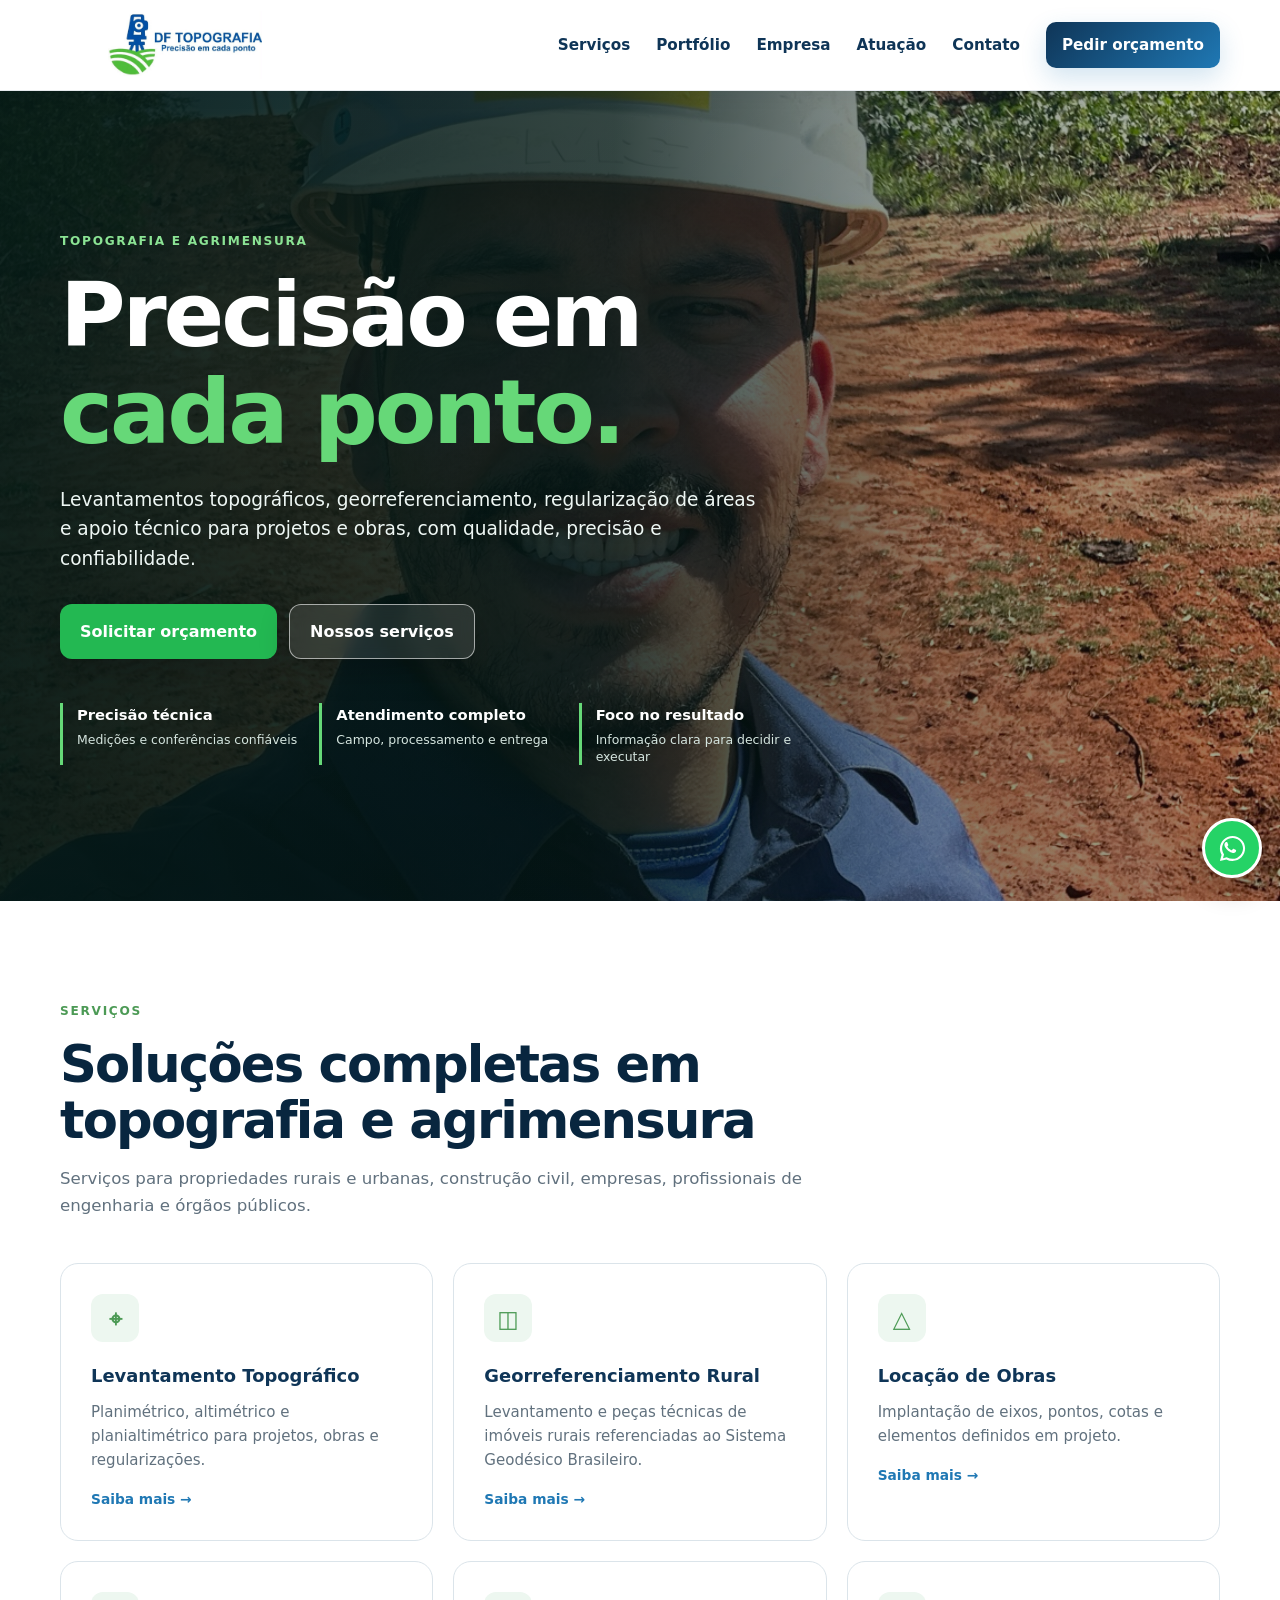
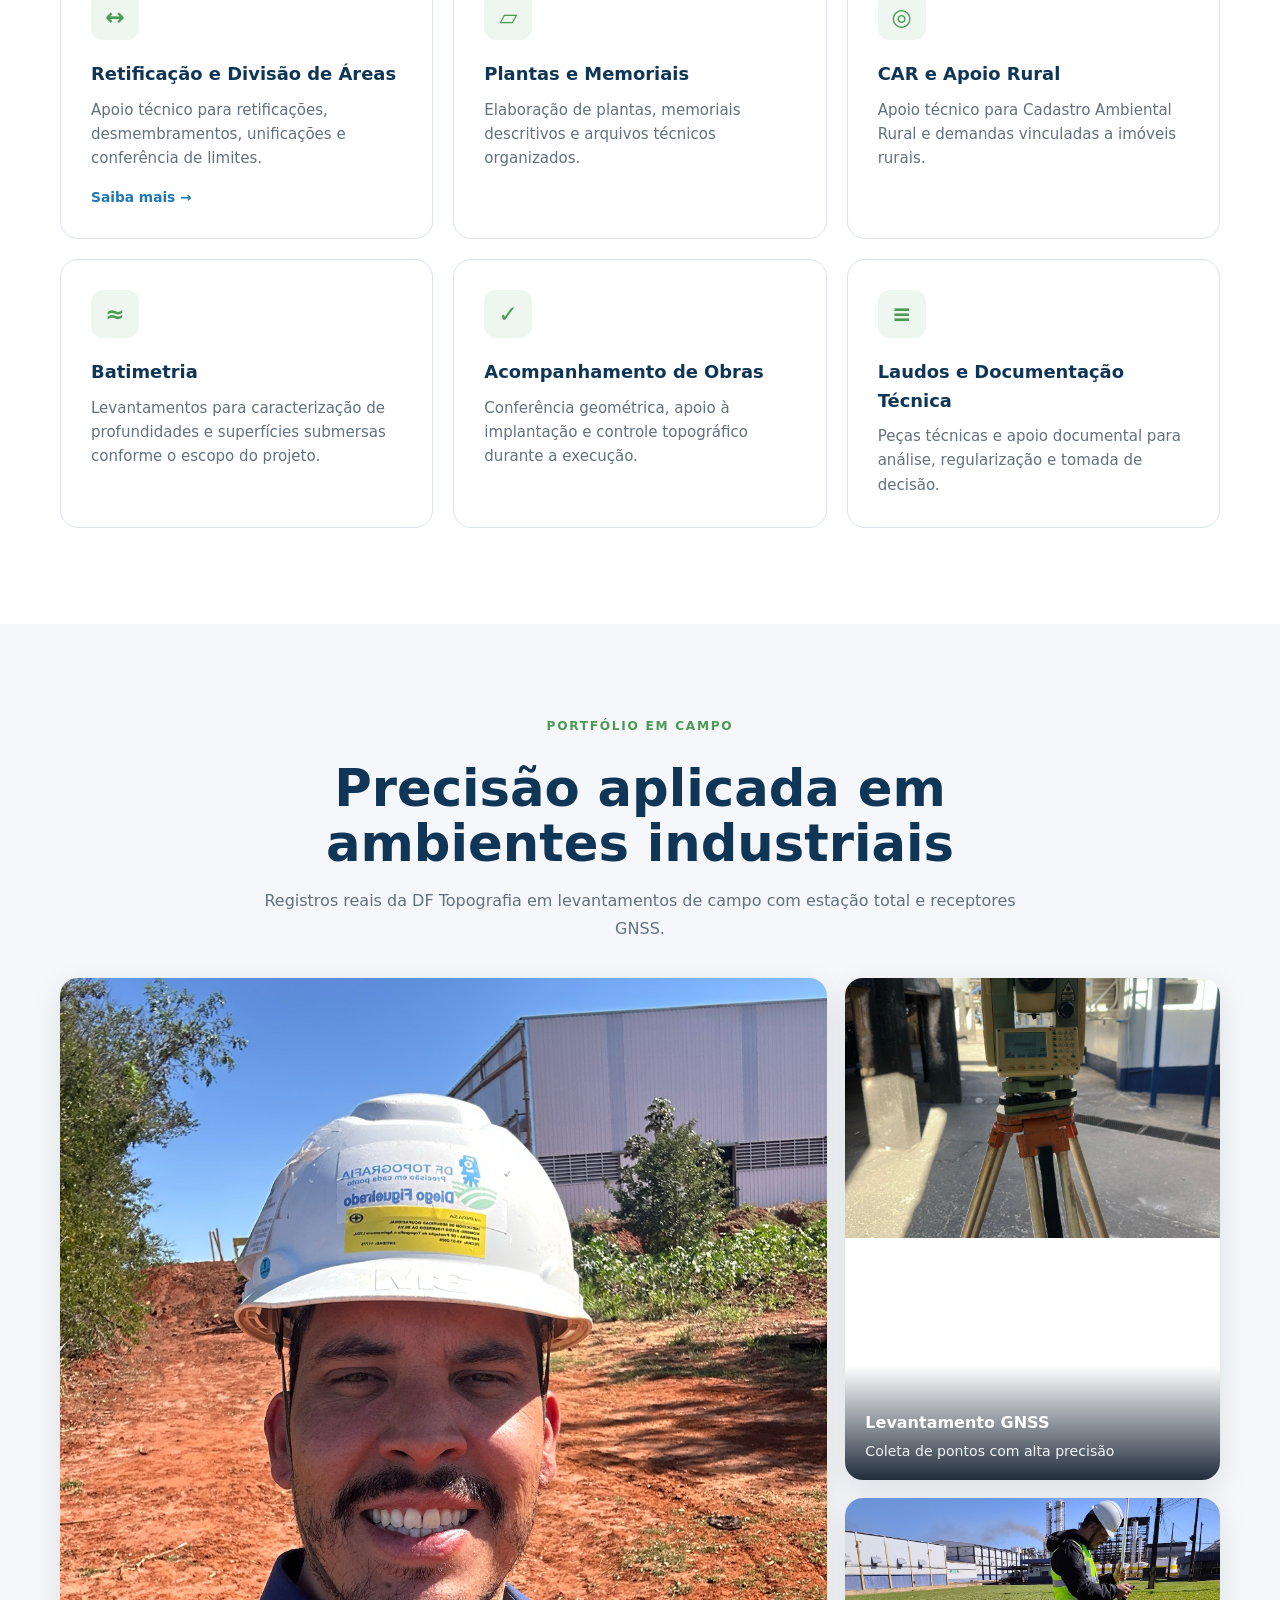
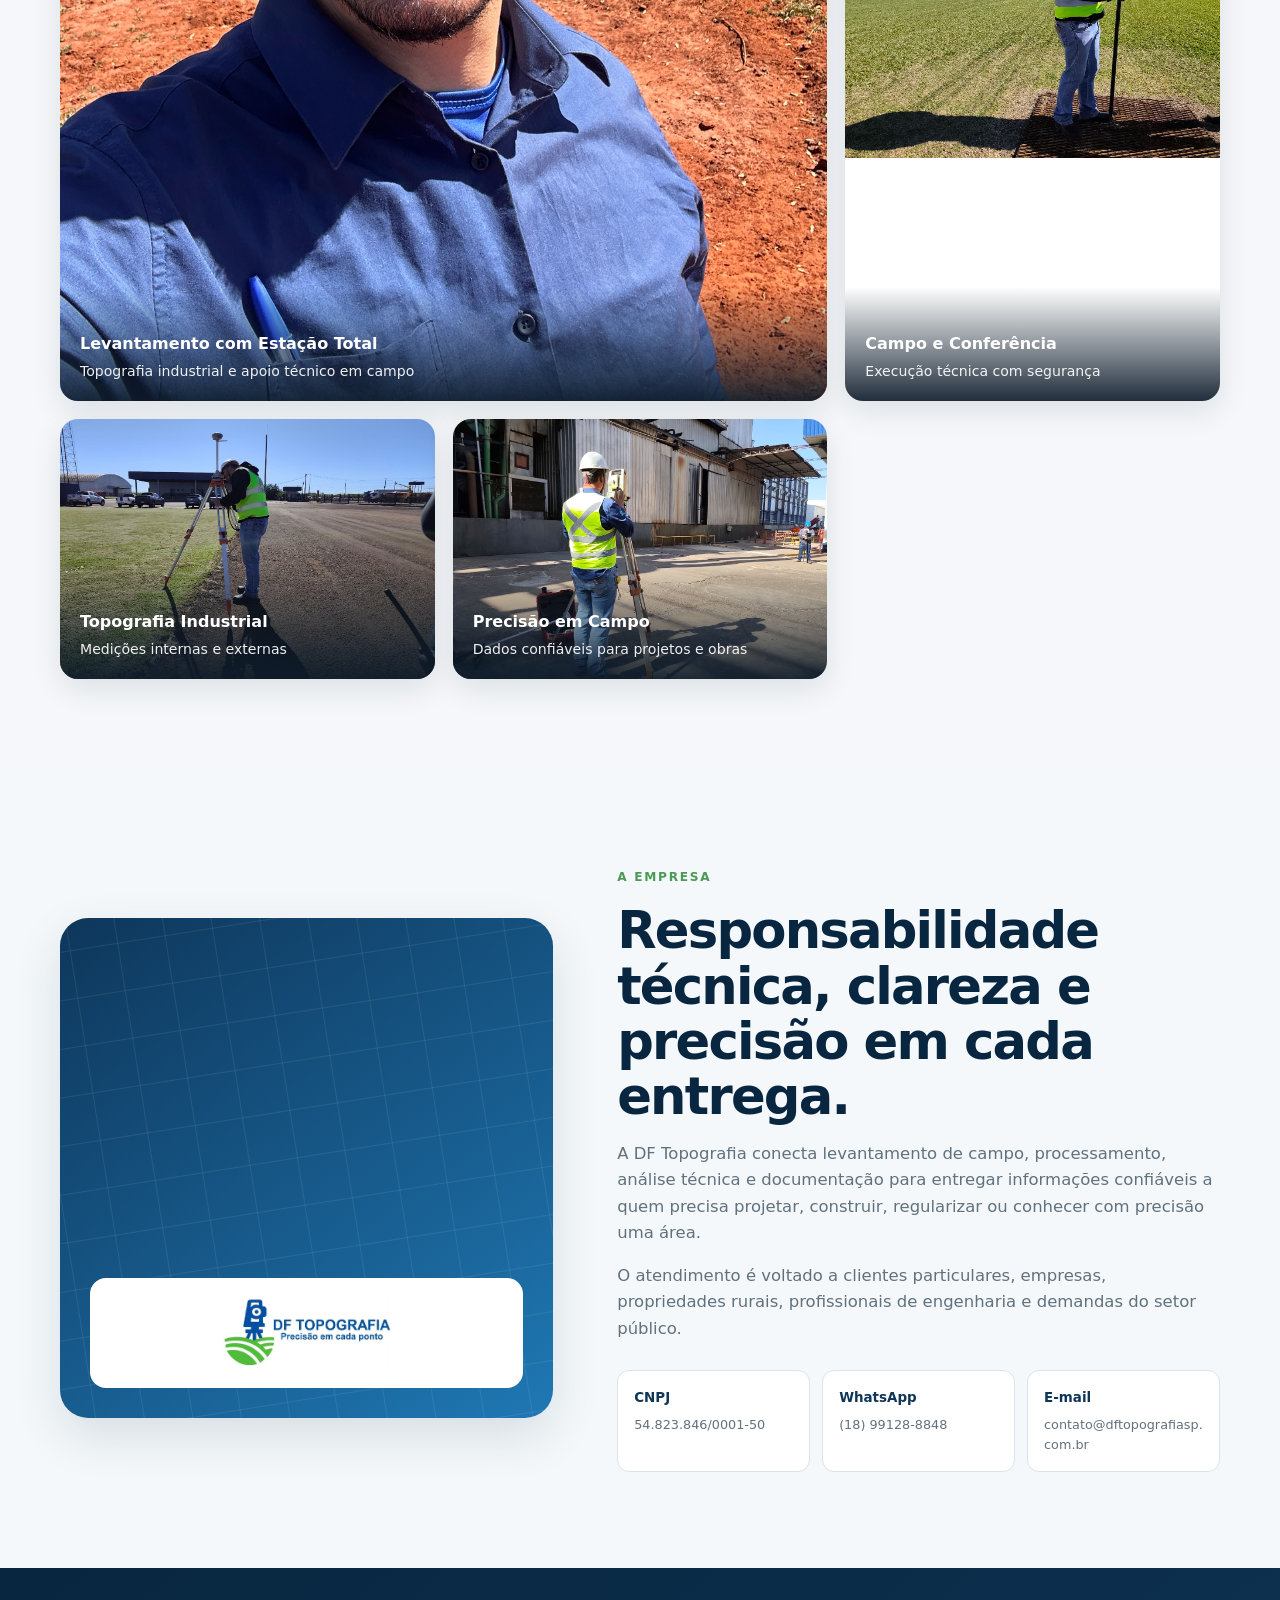
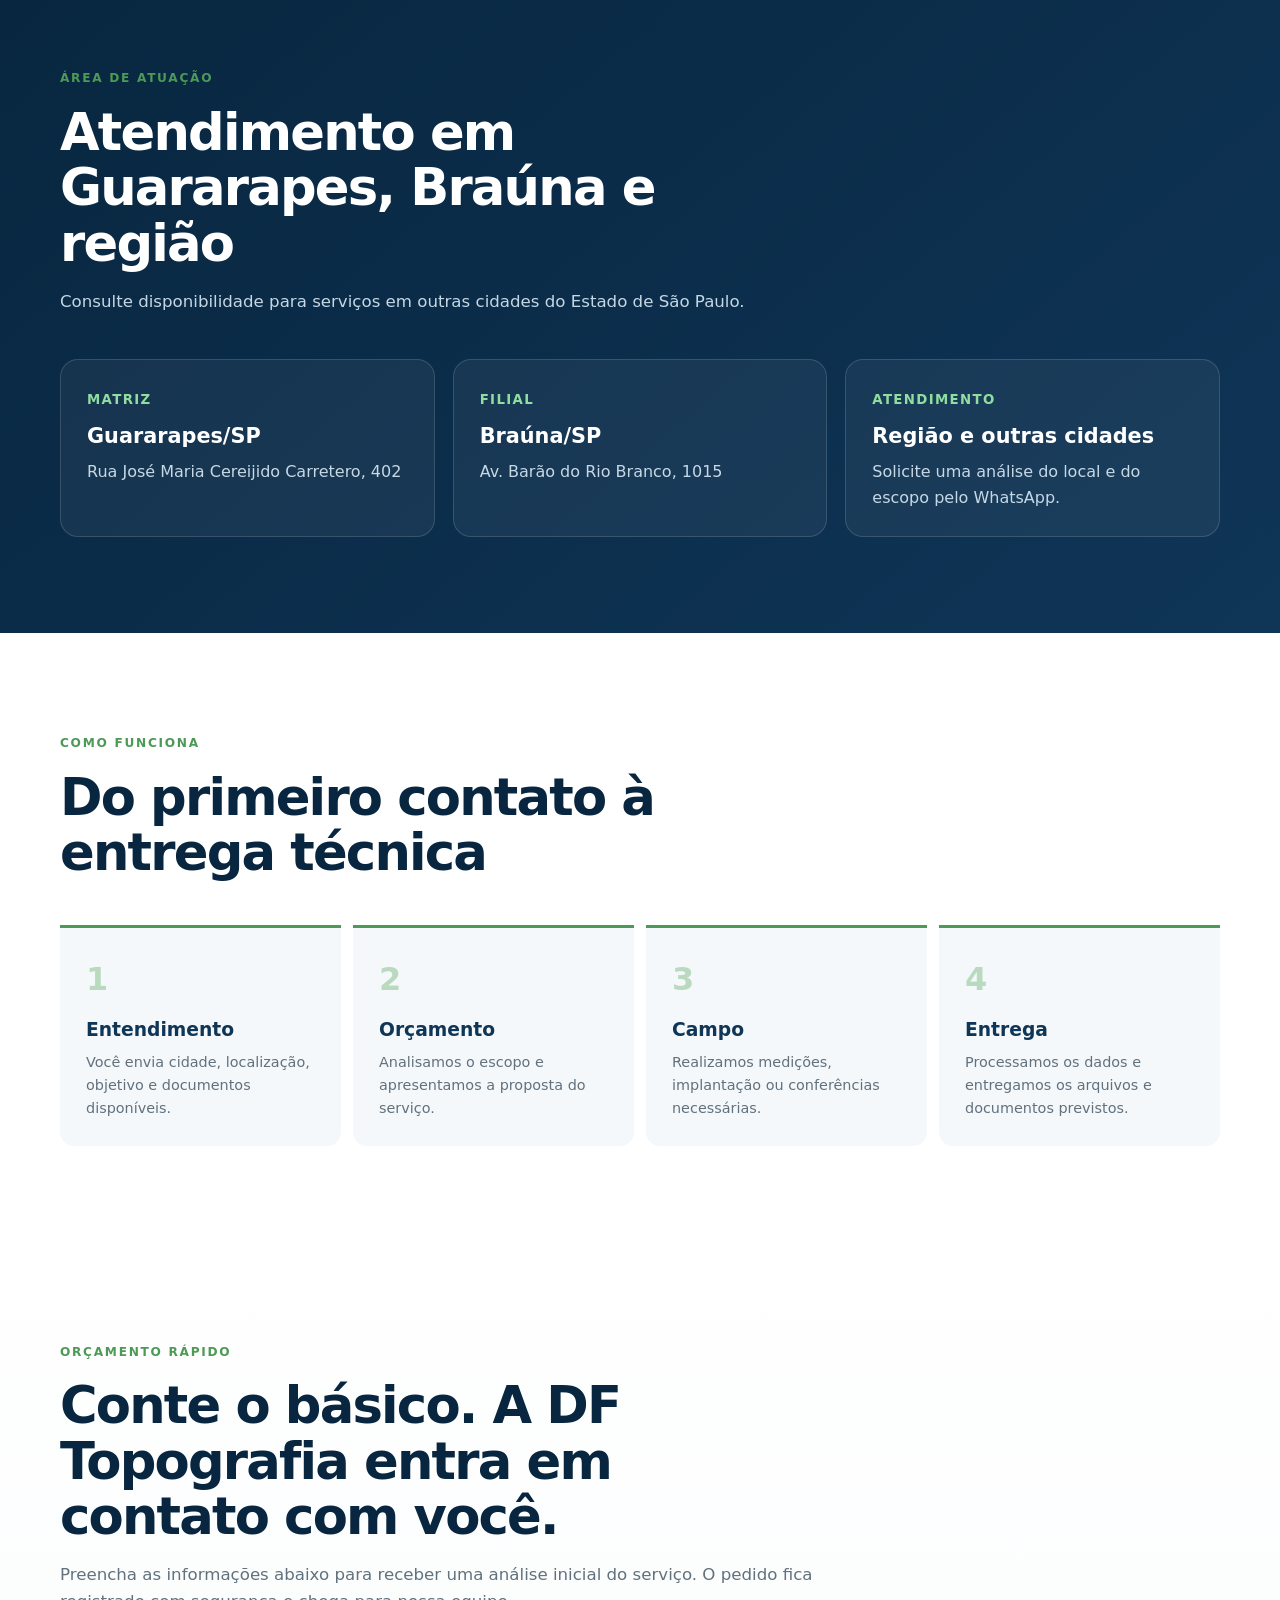
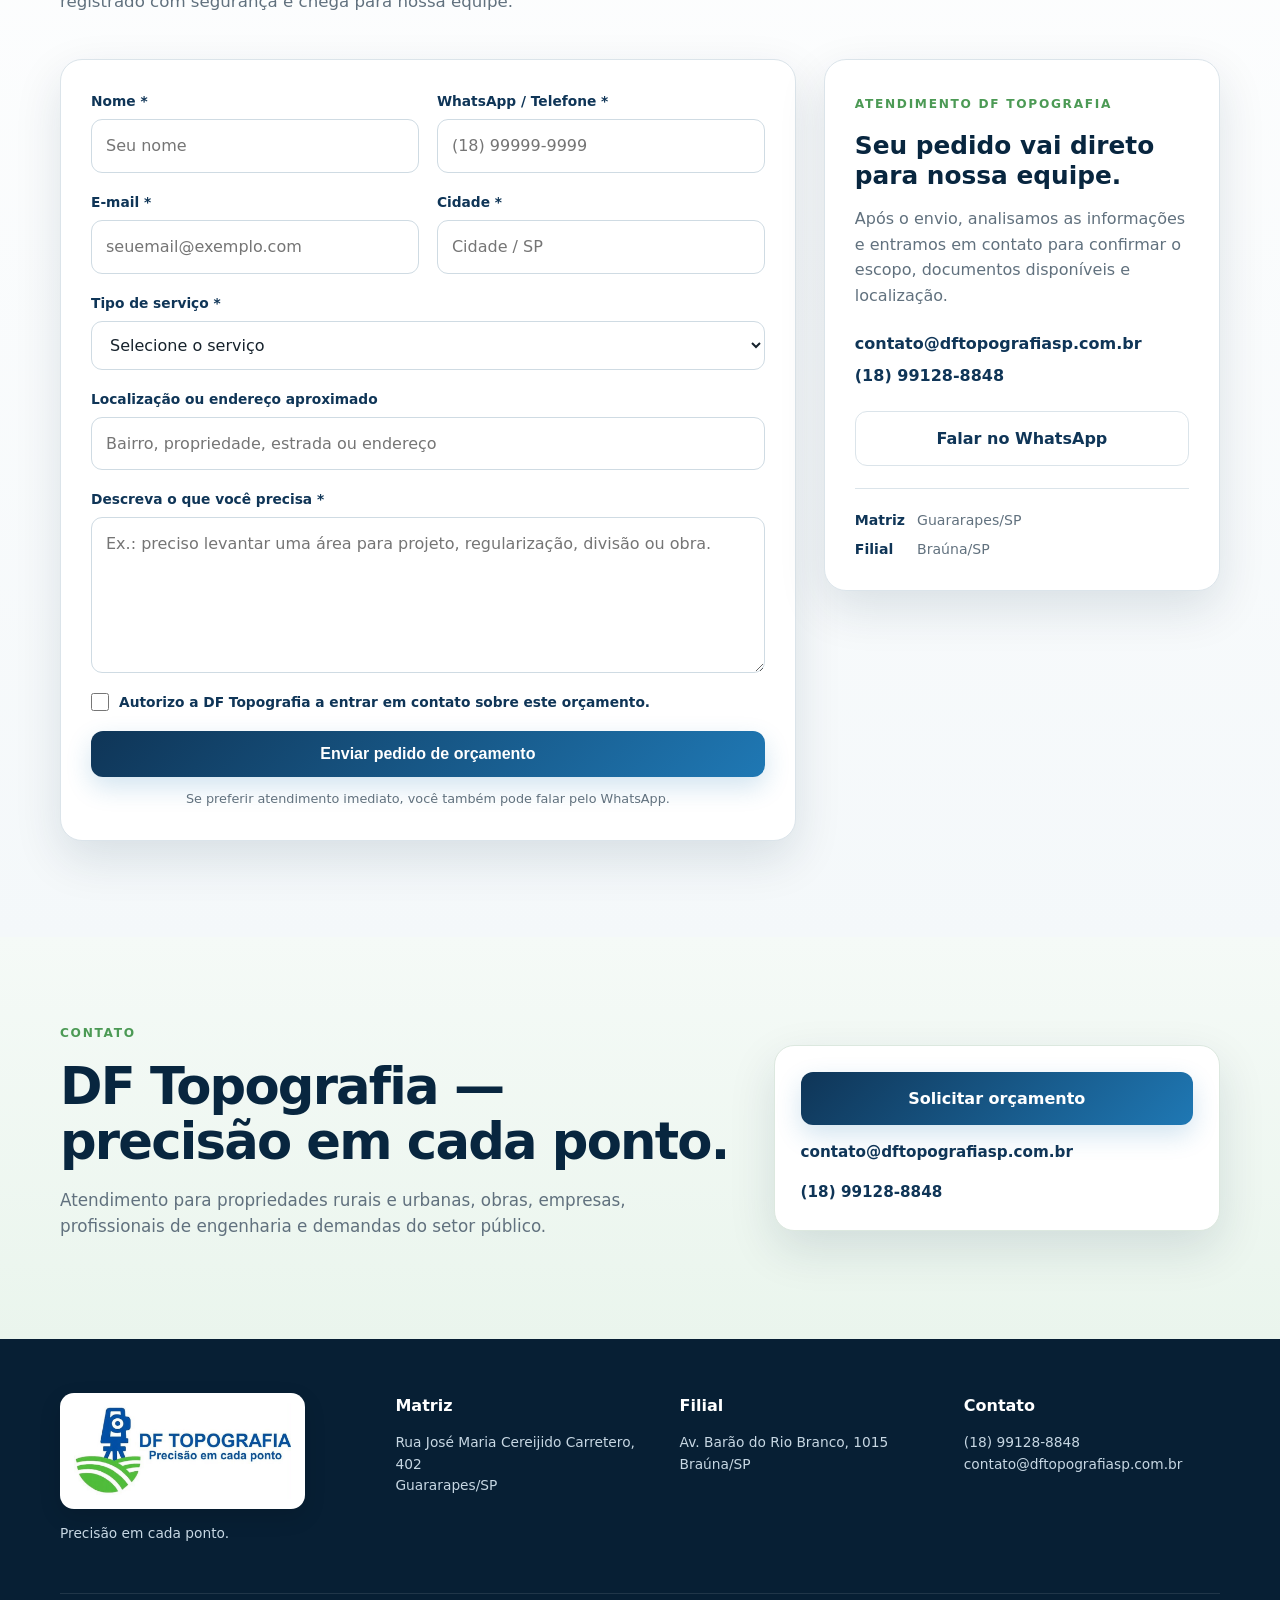
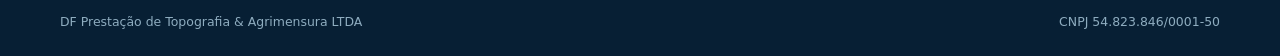
<file: index.html>
<!DOCTYPE html>
<html lang="pt-BR">
<head>
  <meta charset="UTF-8">
  <meta name="viewport" content="width=device-width,initial-scale=1">
  <title>DF Topografia | Topografia e Georreferenciamento em Guararapes e Braúna/SP</title>
  <meta name="description" content="DF Topografia: levantamento topográfico, georreferenciamento rural, locação de obras, retificação, CAR, plantas e memoriais em Guararapes, Braúna e região de São Paulo.">
  <meta name="robots" content="index,follow">
  <meta name="theme-color" content="#0D47A1">
  <meta property="og:title" content="DF Topografia — Precisão em cada ponto">
  <meta property="og:description" content="Topografia, agrimensura e georreferenciamento com precisão técnica para imóveis, obras e propriedades rurais.">
  <meta property="og:type" content="website">
  <link rel="stylesheet" href="style.css">
  <script type="application/ld+json">
  {
    "@context":"https://schema.org",
    "@type":"ProfessionalService",
    "name":"DF Topografia",
    "slogan":"Precisão em cada ponto",
    "telephone":"+55 18 99128-8848",
    "email":"contato@dftopografiasp.com.br",
    "taxID":"54.823.846/0001-50",
    "areaServed":["Guararapes SP","Braúna SP","Noroeste Paulista","Estado de São Paulo"],
    "address":[
      {"@type":"PostalAddress","streetAddress":"Rua José Maria Cereijido Carretero, 402","addressLocality":"Guararapes","addressRegion":"SP","addressCountry":"BR"},
      {"@type":"PostalAddress","streetAddress":"Av. Barão do Rio Branco, 1015","addressLocality":"Braúna","addressRegion":"SP","addressCountry":"BR"}
    ]
  }
  </script>
</head>
<body>
<header class="site-header" id="inicio">
  <div class="container nav-wrap">
    <a class="brand" href="#inicio"><img src="logo-df-topografia.jpeg" alt="DF Topografia — Precisão em cada ponto"></a>
    <button class="menu-toggle" aria-label="Abrir menu" aria-expanded="false">☰</button>
    <nav class="nav" aria-label="Navegação principal">
      <a href="#servicos">Serviços</a><a href="#portfolio">Portfólio</a><a href="#sobre">Empresa</a><a href="#atuacao">Atuação</a><a href="#contato">Contato</a>
      <a class="btn btn-small" href="#orcamento">Pedir orçamento</a>
    </nav>
  </div>
</header>
<main>
<section class="hero">
  <div class="hero-overlay"></div>
  <div class="hero-grid container">
    <div class="hero-copy hero-copy-static">
      <span class="eyebrow">Topografia e Agrimensura</span>
      <h1>Precisão em <span>cada ponto.</span></h1>
      <p>Levantamentos topográficos, georreferenciamento, regularização de áreas e apoio técnico para projetos e obras, com qualidade, precisão e confiabilidade.</p>
      <div class="hero-actions">
        <a class="btn" href="#orcamento">Solicitar orçamento</a>
        <a class="btn btn-ghost hero-ghost" href="#servicos">Nossos serviços</a>
      </div>
      <div class="trust-row hero-trust">
        <div><strong>Precisão técnica</strong><span>Medições e conferências confiáveis</span></div>
        <div><strong>Atendimento completo</strong><span>Campo, processamento e entrega</span></div>
        <div><strong>Foco no resultado</strong><span>Informação clara para decidir e executar</span></div>
      </div>
    </div>
  </div>
</section>

<section class="section" id="servicos"><div class="container">
  <div class="section-head reveal"><span class="eyebrow">Serviços</span><h2>Soluções completas em topografia e agrimensura</h2><p>Serviços para propriedades rurais e urbanas, construção civil, empresas, profissionais de engenharia e órgãos públicos.</p></div>
  <div class="services-grid">
    <a class="service-card reveal" href="levantamento-topografico.html"><div class="icon">⌖</div><h3>Levantamento Topográfico</h3><p>Planimétrico, altimétrico e planialtimétrico para projetos, obras e regularizações.</p><span class="learn">Saiba mais →</span></a>
    <a class="service-card reveal" href="georreferenciamento-rural.html"><div class="icon">◫</div><h3>Georreferenciamento Rural</h3><p>Levantamento e peças técnicas de imóveis rurais referenciadas ao Sistema Geodésico Brasileiro.</p><span class="learn">Saiba mais →</span></a>
    <a class="service-card reveal" href="locacao-de-obras.html"><div class="icon">△</div><h3>Locação de Obras</h3><p>Implantação de eixos, pontos, cotas e elementos definidos em projeto.</p><span class="learn">Saiba mais →</span></a>
    <a class="service-card reveal" href="retificacao-e-divisao.html"><div class="icon">↔</div><h3>Retificação e Divisão de Áreas</h3><p>Apoio técnico para retificações, desmembramentos, unificações e conferência de limites.</p><span class="learn">Saiba mais →</span></a>
    <article class="service-card reveal"><div class="icon">▱</div><h3>Plantas e Memoriais</h3><p>Elaboração de plantas, memoriais descritivos e arquivos técnicos organizados.</p></article>
    <article class="service-card reveal"><div class="icon">◎</div><h3>CAR e Apoio Rural</h3><p>Apoio técnico para Cadastro Ambiental Rural e demandas vinculadas a imóveis rurais.</p></article>
    <article class="service-card reveal"><div class="icon">≈</div><h3>Batimetria</h3><p>Levantamentos para caracterização de profundidades e superfícies submersas conforme o escopo do projeto.</p></article>
    <article class="service-card reveal"><div class="icon">✓</div><h3>Acompanhamento de Obras</h3><p>Conferência geométrica, apoio à implantação e controle topográfico durante a execução.</p></article>
    <article class="service-card reveal"><div class="icon">≡</div><h3>Laudos e Documentação Técnica</h3><p>Peças técnicas e apoio documental para análise, regularização e tomada de decisão.</p></article>
  </div>
</div></section>


<section id="portfolio" class="portfolio-real"><div class="container"><div class="section-heading"><span class="eyebrow">PORTFÓLIO EM CAMPO</span><h2>Precisão aplicada em ambientes industriais</h2><p>Registros reais da DF Topografia em levantamentos de campo com estação total e receptores GNSS.</p></div><div class="portfolio-grid">
<figure class="portfolio-card featured"><img src="images/portfolio/estacao-total-industrial-01.jpeg" alt="Levantamento com estação total em área industrial"><figcaption><strong>Levantamento com Estação Total</strong><span>Topografia industrial e apoio técnico em campo</span></figcaption></figure>
<figure class="portfolio-card"><img src="images/portfolio/gnss-industrial-02.jpeg" alt="Levantamento topográfico com GNSS em área industrial"><figcaption><strong>Levantamento GNSS</strong><span>Coleta de pontos com alta precisão</span></figcaption></figure>
<figure class="portfolio-card"><img src="images/portfolio/gnss-industrial-04.jpeg" alt="Operação de receptor GNSS em complexo industrial"><figcaption><strong>Campo e Conferência</strong><span>Execução técnica com segurança</span></figcaption></figure>
<figure class="portfolio-card"><img src="images/portfolio/estacao-total-industrial-02.jpeg" alt="Estação total em ambiente industrial interno"><figcaption><strong>Topografia Industrial</strong><span>Medições internas e externas</span></figcaption></figure>
<figure class="portfolio-card"><img src="images/portfolio/gnss-industrial-01.jpeg" alt="Levantamento GNSS em pátio industrial"><figcaption><strong>Precisão em Campo</strong><span>Dados confiáveis para projetos e obras</span></figcaption></figure>
</div></div></section>

<section class="section about" id="sobre"><div class="container about-grid">
  <div class="about-panel reveal"><div class="map-grid"></div><div class="about-logo"><img src="logo-df-topografia.jpeg" alt="Logo DF Topografia"></div></div>
  <div class="about-copy reveal"><span class="eyebrow">A empresa</span><h2>Responsabilidade técnica, clareza e precisão em cada entrega.</h2><p>A DF Topografia conecta levantamento de campo, processamento, análise técnica e documentação para entregar informações confiáveis a quem precisa projetar, construir, regularizar ou conhecer com precisão uma área.</p><p>O atendimento é voltado a clientes particulares, empresas, propriedades rurais, profissionais de engenharia e demandas do setor público.</p>
  <div class="facts"><div><strong>CNPJ</strong><span>54.823.846/0001-50</span></div><div><strong>WhatsApp</strong><span>(18) 99128-8848</span></div><div><strong>E-mail</strong><span>contato@dftopografiasp.com.br</span></div></div>
  </div>
</div></section>

<section class="section section-dark" id="atuacao"><div class="container"><div class="section-head light reveal"><span class="eyebrow">Área de atuação</span><h2>Atendimento em Guararapes, Braúna e região</h2><p>Consulte disponibilidade para serviços em outras cidades do Estado de São Paulo.</p></div>
<div class="location-grid"><div class="location-card reveal"><small>Matriz</small><h3>Guararapes/SP</h3><p>Rua José Maria Cereijido Carretero, 402</p></div><div class="location-card reveal"><small>Filial</small><h3>Braúna/SP</h3><p>Av. Barão do Rio Branco, 1015</p></div><div class="location-card reveal"><small>Atendimento</small><h3>Região e outras cidades</h3><p>Solicite uma análise do local e do escopo pelo WhatsApp.</p></div></div>
</div></section>

<section class="section process"><div class="container"><div class="section-head reveal"><span class="eyebrow">Como funciona</span><h2>Do primeiro contato à entrega técnica</h2></div><div class="steps">
<div class="step reveal"><b>1</b><h3>Entendimento</h3><p>Você envia cidade, localização, objetivo e documentos disponíveis.</p></div><div class="step reveal"><b>2</b><h3>Orçamento</h3><p>Analisamos o escopo e apresentamos a proposta do serviço.</p></div><div class="step reveal"><b>3</b><h3>Campo</h3><p>Realizamos medições, implantação ou conferências necessárias.</p></div><div class="step reveal"><b>4</b><h3>Entrega</h3><p>Processamos os dados e entregamos os arquivos e documentos previstos.</p></div>
</div></div></section>

<section class="section quote-section" id="orcamento"><div class="container">
  <div class="section-head reveal"><span class="eyebrow">Orçamento rápido</span><h2>Conte o básico. A DF Topografia entra em contato com você.</h2><p>Preencha as informações abaixo para receber uma análise inicial do serviço. O pedido fica registrado com segurança e chega para nossa equipe.</p></div>
  <div class="quote-grid">
    <form class="quote-form reveal" name="orcamento" method="POST" action="/obrigado.html" data-netlify="true" netlify-honeypot="empresa-site">
      <input type="hidden" name="form-name" value="orcamento">
      <input type="hidden" name="subject" value="Novo pedido de orçamento — DF Topografia (%{submissionId})">
      <p class="honeypot"><label>Não preencha: <input name="empresa-site"></label></p>
      <div class="form-grid">
        <label><span>Nome *</span><input type="text" name="nome" autocomplete="name" required placeholder="Seu nome"></label>
        <label><span>WhatsApp / Telefone *</span><input type="tel" name="telefone" autocomplete="tel" required placeholder="(18) 99999-9999"></label>
        <label><span>E-mail *</span><input type="email" name="email" autocomplete="email" required placeholder="seuemail@exemplo.com"></label>
        <label><span>Cidade *</span><input type="text" name="cidade" required placeholder="Cidade / SP"></label>
        <label class="full"><span>Tipo de serviço *</span><select name="servico" required><option value="" selected disabled>Selecione o serviço</option><option>Levantamento Topográfico</option><option>Georreferenciamento Rural</option><option>Locação de Obras</option><option>Retificação e Divisão de Áreas</option><option>Plantas e Memoriais</option><option>CAR e Apoio Rural</option><option>Batimetria</option><option>Acompanhamento de Obras</option><option>Laudos e Documentação Técnica</option><option>Outro serviço</option></select></label>
        <label class="full"><span>Localização ou endereço aproximado</span><input type="text" name="localizacao" placeholder="Bairro, propriedade, estrada ou endereço"></label>
        <label class="full"><span>Descreva o que você precisa *</span><textarea name="mensagem" rows="5" required placeholder="Ex.: preciso levantar uma área para projeto, regularização, divisão ou obra."></textarea></label>
      </div>
      <label class="consent"><input type="checkbox" name="autorizacao-contato" required value="Sim"><span>Autorizo a DF Topografia a entrar em contato sobre este orçamento.</span></label>
      <button class="btn form-submit" type="submit">Enviar pedido de orçamento</button>
      <p class="form-note">Se preferir atendimento imediato, você também pode falar pelo WhatsApp.</p>
    </form>
    <aside class="quote-aside reveal">
      <span class="eyebrow">Atendimento DF Topografia</span>
      <h3>Seu pedido vai direto para nossa equipe.</h3>
      <p>Após o envio, analisamos as informações e entramos em contato para confirmar o escopo, documentos disponíveis e localização.</p>
      <div class="quote-contact"><a href="mailto:contato@dftopografiasp.com.br">contato@dftopografiasp.com.br</a><a href="tel:+5518991288848">(18) 99128-8848</a></div>
      <a class="btn btn-ghost quote-whatsapp" href="https://wa.me/5518991288848?text=Olá%2C%20gostaria%20de%20falar%20sobre%20um%20orçamento%20da%20DF%20Topografia." target="_blank" rel="noopener">Falar no WhatsApp</a>
      <div class="quote-locations"><strong>Matriz</strong><span>Guararapes/SP</span><strong>Filial</strong><span>Braúna/SP</span></div>
    </aside>
  </div>
</div></section>

<section class="cta-section" id="contato"><div class="container cta reveal"><div><span class="eyebrow">Contato</span><h2>DF Topografia — precisão em cada ponto.</h2><p>Atendimento para propriedades rurais e urbanas, obras, empresas, profissionais de engenharia e demandas do setor público.</p></div><div class="contact-card"><a class="btn" href="#orcamento">Solicitar orçamento</a><a href="mailto:contato@dftopografiasp.com.br">contato@dftopografiasp.com.br</a><a href="tel:+5518991288848">(18) 99128-8848</a></div></div></section>
</main>
<footer><div class="container footer-grid"><div class="footer-brand"><img src="logo-df-topografia.jpeg" alt="DF Topografia"><p>Precisão em cada ponto.</p></div><div><strong>Matriz</strong><p>Rua José Maria Cereijido Carretero, 402<br>Guararapes/SP</p></div><div><strong>Filial</strong><p>Av. Barão do Rio Branco, 1015<br>Braúna/SP</p></div><div><strong>Contato</strong><p>(18) 99128-8848<br>contato@dftopografiasp.com.br</p></div></div><div class="container footer-bottom"><span>DF Prestação de Topografia & Agrimensura LTDA</span><span>CNPJ 54.823.846/0001-50</span></div></footer>
<a class="whatsapp-float" href="https://wa.me/5518991288848?text=Olá%2C%20gostaria%20de%20um%20orçamento." target="_blank" rel="noopener" aria-label="Falar no WhatsApp">WA</a>
<script src="script.js"></script>
</body></html>
</file>
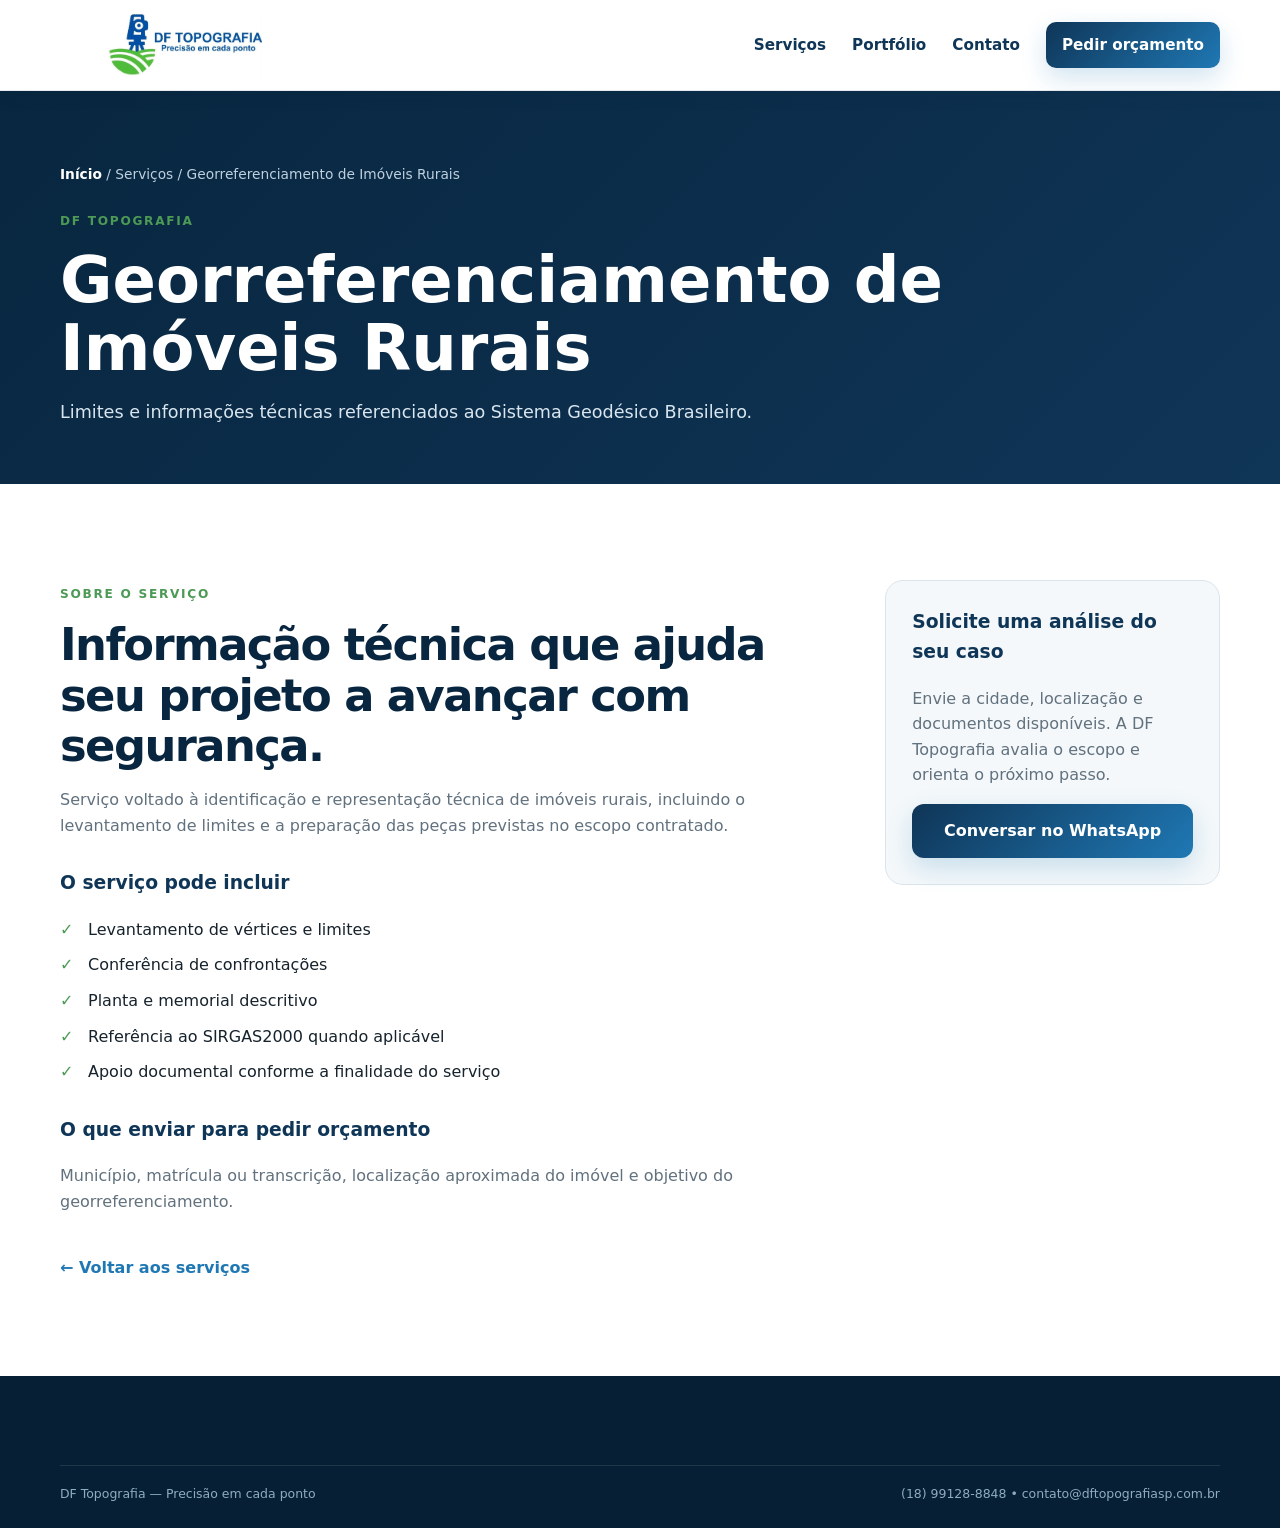
<file: georreferenciamento-rural.html>
<!DOCTYPE html><html lang="pt-BR"><head><meta charset="UTF-8"><meta name="viewport" content="width=device-width,initial-scale=1"><title>Georreferenciamento de Imóveis Rurais | DF Topografia</title><meta name="description" content="Georreferenciamento de Imóveis Rurais com a DF Topografia. Atendimento em Guararapes, Braúna e região. Solicite orçamento pelo WhatsApp."><link rel="stylesheet" href="style.css"></head><body>
<header class="site-header"><div class="container nav-wrap"><a class="brand" href="index.html"><img src="logo-df-topografia.jpeg" alt="DF Topografia"></a><nav class="nav"><a href="index.html#servicos">Serviços</a><a href="index.html#portfolio">Portfólio</a><a href="index.html#contato">Contato</a><a class="btn btn-small" href="index.html#orcamento">Pedir orçamento</a></nav></div></header>
<main><section class="service-hero"><div class="container"><div class="breadcrumb"><a href="index.html">Início</a> / Serviços / Georreferenciamento de Imóveis Rurais</div><span class="eyebrow">DF Topografia</span><h1>Georreferenciamento de Imóveis Rurais</h1><p>Limites e informações técnicas referenciados ao Sistema Geodésico Brasileiro.</p></div></section>
<section class="section"><div class="container service-detail"><article><span class="eyebrow">Sobre o serviço</span><h2>Informação técnica que ajuda seu projeto a avançar com segurança.</h2><p>Serviço voltado à identificação e representação técnica de imóveis rurais, incluindo o levantamento de limites e a preparação das peças previstas no escopo contratado.</p><h3>O serviço pode incluir</h3><ul class="check-list"><li>Levantamento de vértices e limites</li><li>Conferência de confrontações</li><li>Planta e memorial descritivo</li><li>Referência ao SIRGAS2000 quando aplicável</li><li>Apoio documental conforme a finalidade do serviço</li></ul><h3>O que enviar para pedir orçamento</h3><p>Município, matrícula ou transcrição, localização aproximada do imóvel e objetivo do georreferenciamento.</p><a class="back-home" href="index.html#servicos">← Voltar aos serviços</a></article><aside class="side-quote"><h3>Solicite uma análise do seu caso</h3><p>Envie a cidade, localização e documentos disponíveis. A DF Topografia avalia o escopo e orienta o próximo passo.</p><a class="btn" href="https://wa.me/5518991288848?text=Olá%2C%20quero%20um%20orçamento%20para%20Georreferenciamento%20de%20Imóveis%20Rurais" target="_blank" rel="noopener">Conversar no WhatsApp</a></aside></div></section></main>
<footer><div class="container footer-bottom"><span>DF Topografia — Precisão em cada ponto</span><span>(18) 99128-8848 • contato@dftopografiasp.com.br</span></div></footer><script src="script.js"></script></body></html>
</file>
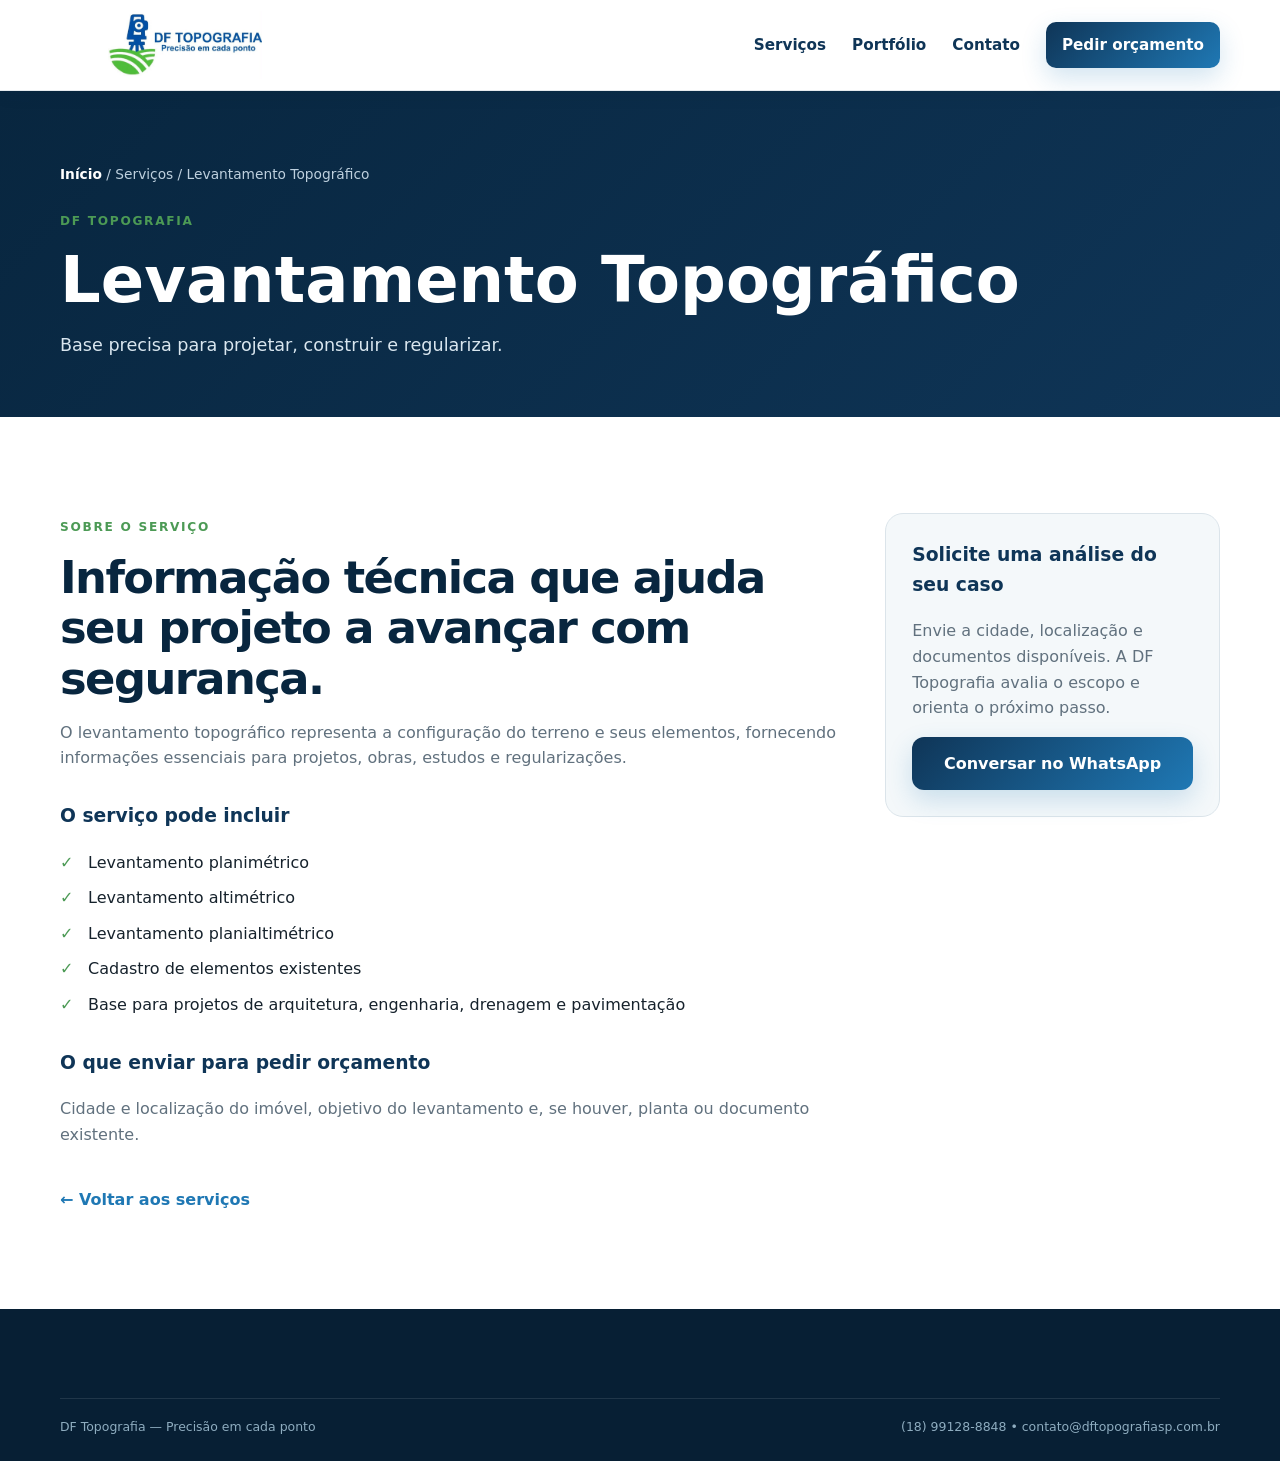
<file: levantamento-topografico.html>
<!DOCTYPE html><html lang="pt-BR"><head><meta charset="UTF-8"><meta name="viewport" content="width=device-width,initial-scale=1"><title>Levantamento Topográfico | DF Topografia</title><meta name="description" content="Levantamento Topográfico com a DF Topografia. Atendimento em Guararapes, Braúna e região. Solicite orçamento pelo WhatsApp."><link rel="stylesheet" href="style.css"></head><body>
<header class="site-header"><div class="container nav-wrap"><a class="brand" href="index.html"><img src="logo-df-topografia.jpeg" alt="DF Topografia"></a><nav class="nav"><a href="index.html#servicos">Serviços</a><a href="index.html#portfolio">Portfólio</a><a href="index.html#contato">Contato</a><a class="btn btn-small" href="index.html#orcamento">Pedir orçamento</a></nav></div></header>
<main><section class="service-hero"><div class="container"><div class="breadcrumb"><a href="index.html">Início</a> / Serviços / Levantamento Topográfico</div><span class="eyebrow">DF Topografia</span><h1>Levantamento Topográfico</h1><p>Base precisa para projetar, construir e regularizar.</p></div></section>
<section class="section"><div class="container service-detail"><article><span class="eyebrow">Sobre o serviço</span><h2>Informação técnica que ajuda seu projeto a avançar com segurança.</h2><p>O levantamento topográfico representa a configuração do terreno e seus elementos, fornecendo informações essenciais para projetos, obras, estudos e regularizações.</p><h3>O serviço pode incluir</h3><ul class="check-list"><li>Levantamento planimétrico</li><li>Levantamento altimétrico</li><li>Levantamento planialtimétrico</li><li>Cadastro de elementos existentes</li><li>Base para projetos de arquitetura, engenharia, drenagem e pavimentação</li></ul><h3>O que enviar para pedir orçamento</h3><p>Cidade e localização do imóvel, objetivo do levantamento e, se houver, planta ou documento existente.</p><a class="back-home" href="index.html#servicos">← Voltar aos serviços</a></article><aside class="side-quote"><h3>Solicite uma análise do seu caso</h3><p>Envie a cidade, localização e documentos disponíveis. A DF Topografia avalia o escopo e orienta o próximo passo.</p><a class="btn" href="https://wa.me/5518991288848?text=Olá%2C%20quero%20um%20orçamento%20para%20Levantamento%20Topográfico" target="_blank" rel="noopener">Conversar no WhatsApp</a></aside></div></section></main>
<footer><div class="container footer-bottom"><span>DF Topografia — Precisão em cada ponto</span><span>(18) 99128-8848 • contato@dftopografiasp.com.br</span></div></footer><script src="script.js"></script></body></html>
</file>
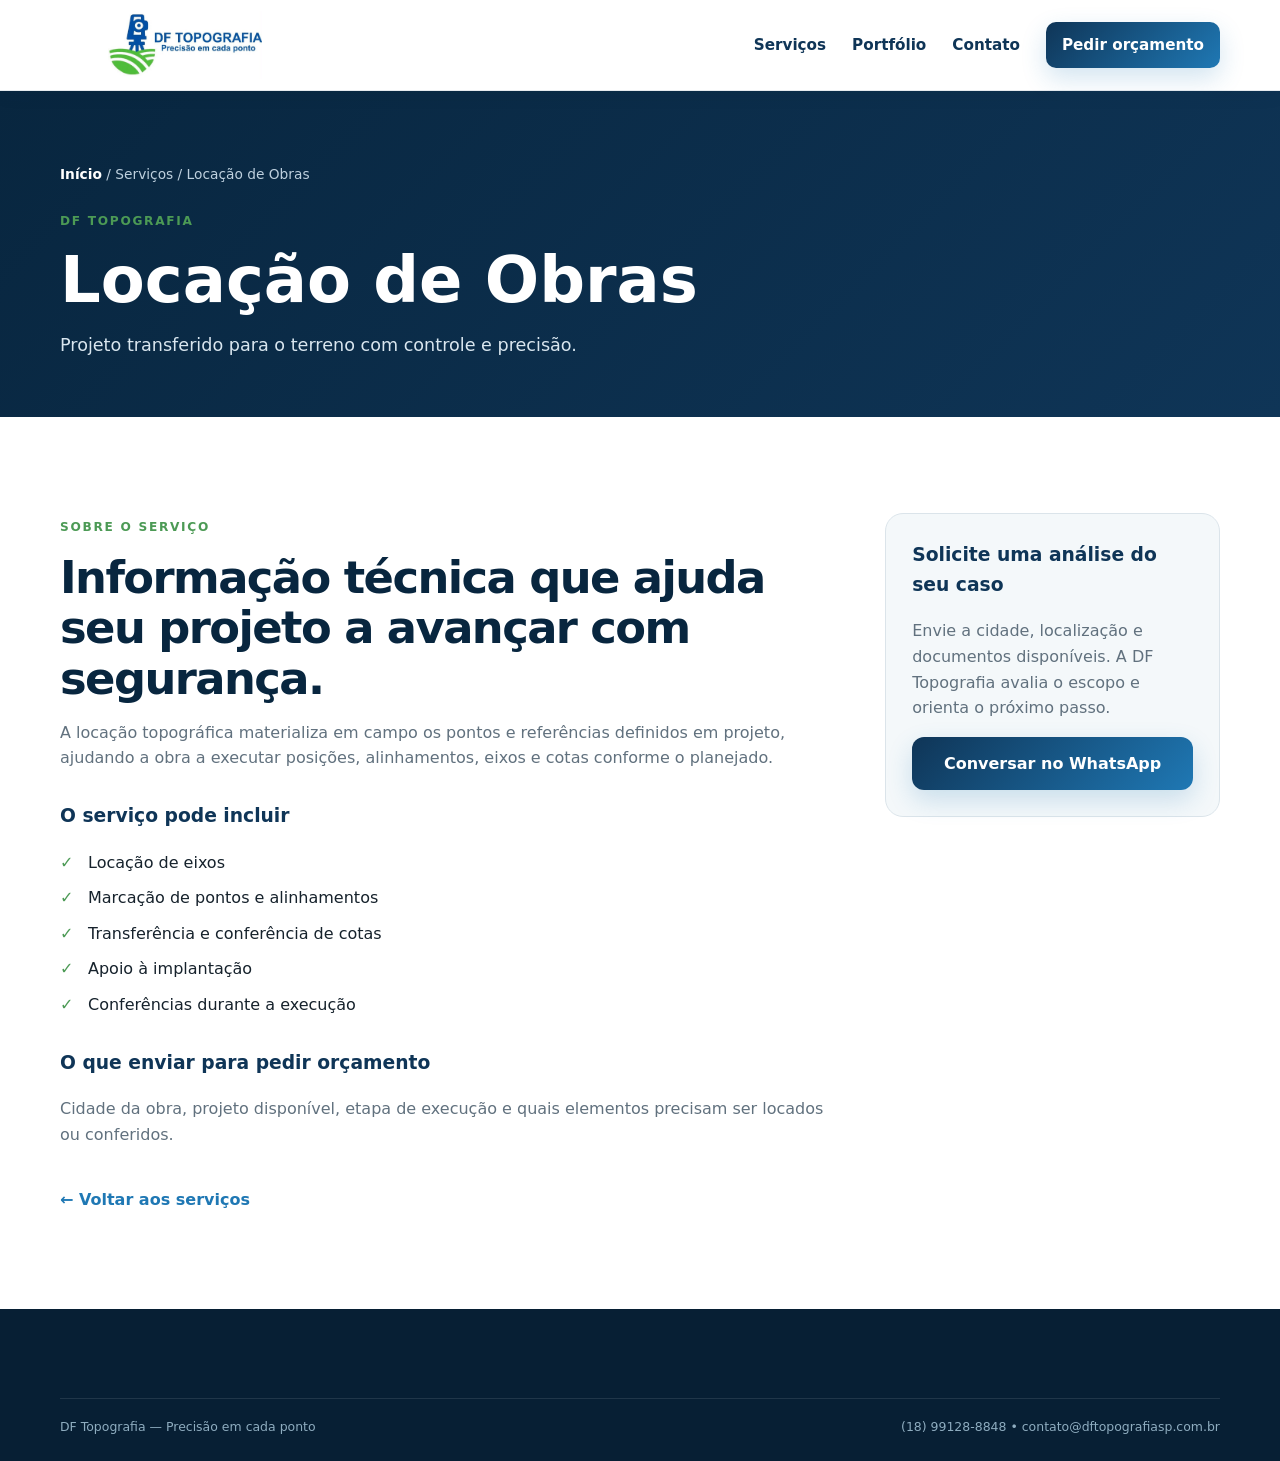
<file: locacao-de-obras.html>
<!DOCTYPE html><html lang="pt-BR"><head><meta charset="UTF-8"><meta name="viewport" content="width=device-width,initial-scale=1"><title>Locação de Obras | DF Topografia</title><meta name="description" content="Locação de Obras com a DF Topografia. Atendimento em Guararapes, Braúna e região. Solicite orçamento pelo WhatsApp."><link rel="stylesheet" href="style.css"></head><body>
<header class="site-header"><div class="container nav-wrap"><a class="brand" href="index.html"><img src="logo-df-topografia.jpeg" alt="DF Topografia"></a><nav class="nav"><a href="index.html#servicos">Serviços</a><a href="index.html#portfolio">Portfólio</a><a href="index.html#contato">Contato</a><a class="btn btn-small" href="index.html#orcamento">Pedir orçamento</a></nav></div></header>
<main><section class="service-hero"><div class="container"><div class="breadcrumb"><a href="index.html">Início</a> / Serviços / Locação de Obras</div><span class="eyebrow">DF Topografia</span><h1>Locação de Obras</h1><p>Projeto transferido para o terreno com controle e precisão.</p></div></section>
<section class="section"><div class="container service-detail"><article><span class="eyebrow">Sobre o serviço</span><h2>Informação técnica que ajuda seu projeto a avançar com segurança.</h2><p>A locação topográfica materializa em campo os pontos e referências definidos em projeto, ajudando a obra a executar posições, alinhamentos, eixos e cotas conforme o planejado.</p><h3>O serviço pode incluir</h3><ul class="check-list"><li>Locação de eixos</li><li>Marcação de pontos e alinhamentos</li><li>Transferência e conferência de cotas</li><li>Apoio à implantação</li><li>Conferências durante a execução</li></ul><h3>O que enviar para pedir orçamento</h3><p>Cidade da obra, projeto disponível, etapa de execução e quais elementos precisam ser locados ou conferidos.</p><a class="back-home" href="index.html#servicos">← Voltar aos serviços</a></article><aside class="side-quote"><h3>Solicite uma análise do seu caso</h3><p>Envie a cidade, localização e documentos disponíveis. A DF Topografia avalia o escopo e orienta o próximo passo.</p><a class="btn" href="https://wa.me/5518991288848?text=Olá%2C%20quero%20um%20orçamento%20para%20Locação%20de%20Obras" target="_blank" rel="noopener">Conversar no WhatsApp</a></aside></div></section></main>
<footer><div class="container footer-bottom"><span>DF Topografia — Precisão em cada ponto</span><span>(18) 99128-8848 • contato@dftopografiasp.com.br</span></div></footer><script src="script.js"></script></body></html>
</file>
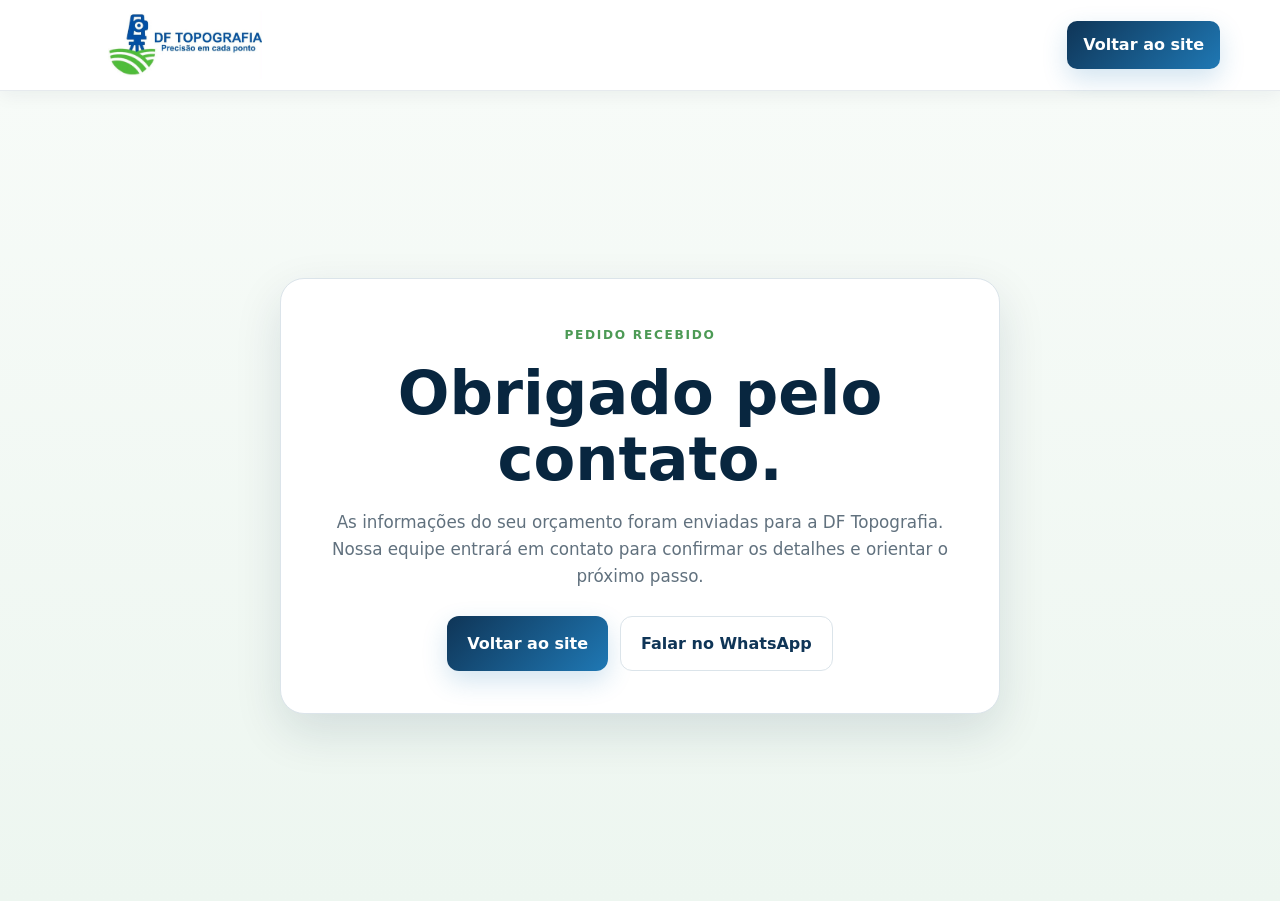
<file: obrigado.html>
<!DOCTYPE html><html lang="pt-BR"><head><meta charset="UTF-8"><meta name="viewport" content="width=device-width,initial-scale=1"><title>Pedido recebido | DF Topografia</title><meta name="robots" content="noindex"><link rel="stylesheet" href="style.css"></head><body><header class="site-header"><div class="container nav-wrap"><a class="brand" href="index.html"><img src="logo-df-topografia.jpeg" alt="DF Topografia — Precisão em cada ponto"></a><a class="btn btn-small" href="index.html">Voltar ao site</a></div></header><main class="thanks-page"><section class="thanks-card"><span class="eyebrow">Pedido recebido</span><h1>Obrigado pelo contato.</h1><p>As informações do seu orçamento foram enviadas para a DF Topografia. Nossa equipe entrará em contato para confirmar os detalhes e orientar o próximo passo.</p><div class="thanks-actions"><a class="btn" href="index.html">Voltar ao site</a><a class="btn btn-ghost" href="https://wa.me/5518991288848?text=Olá%2C%20acabei%20de%20enviar%20um%20pedido%20de%20orçamento%20pelo%20site." target="_blank" rel="noopener">Falar no WhatsApp</a></div></section></main></body></html>
</file>
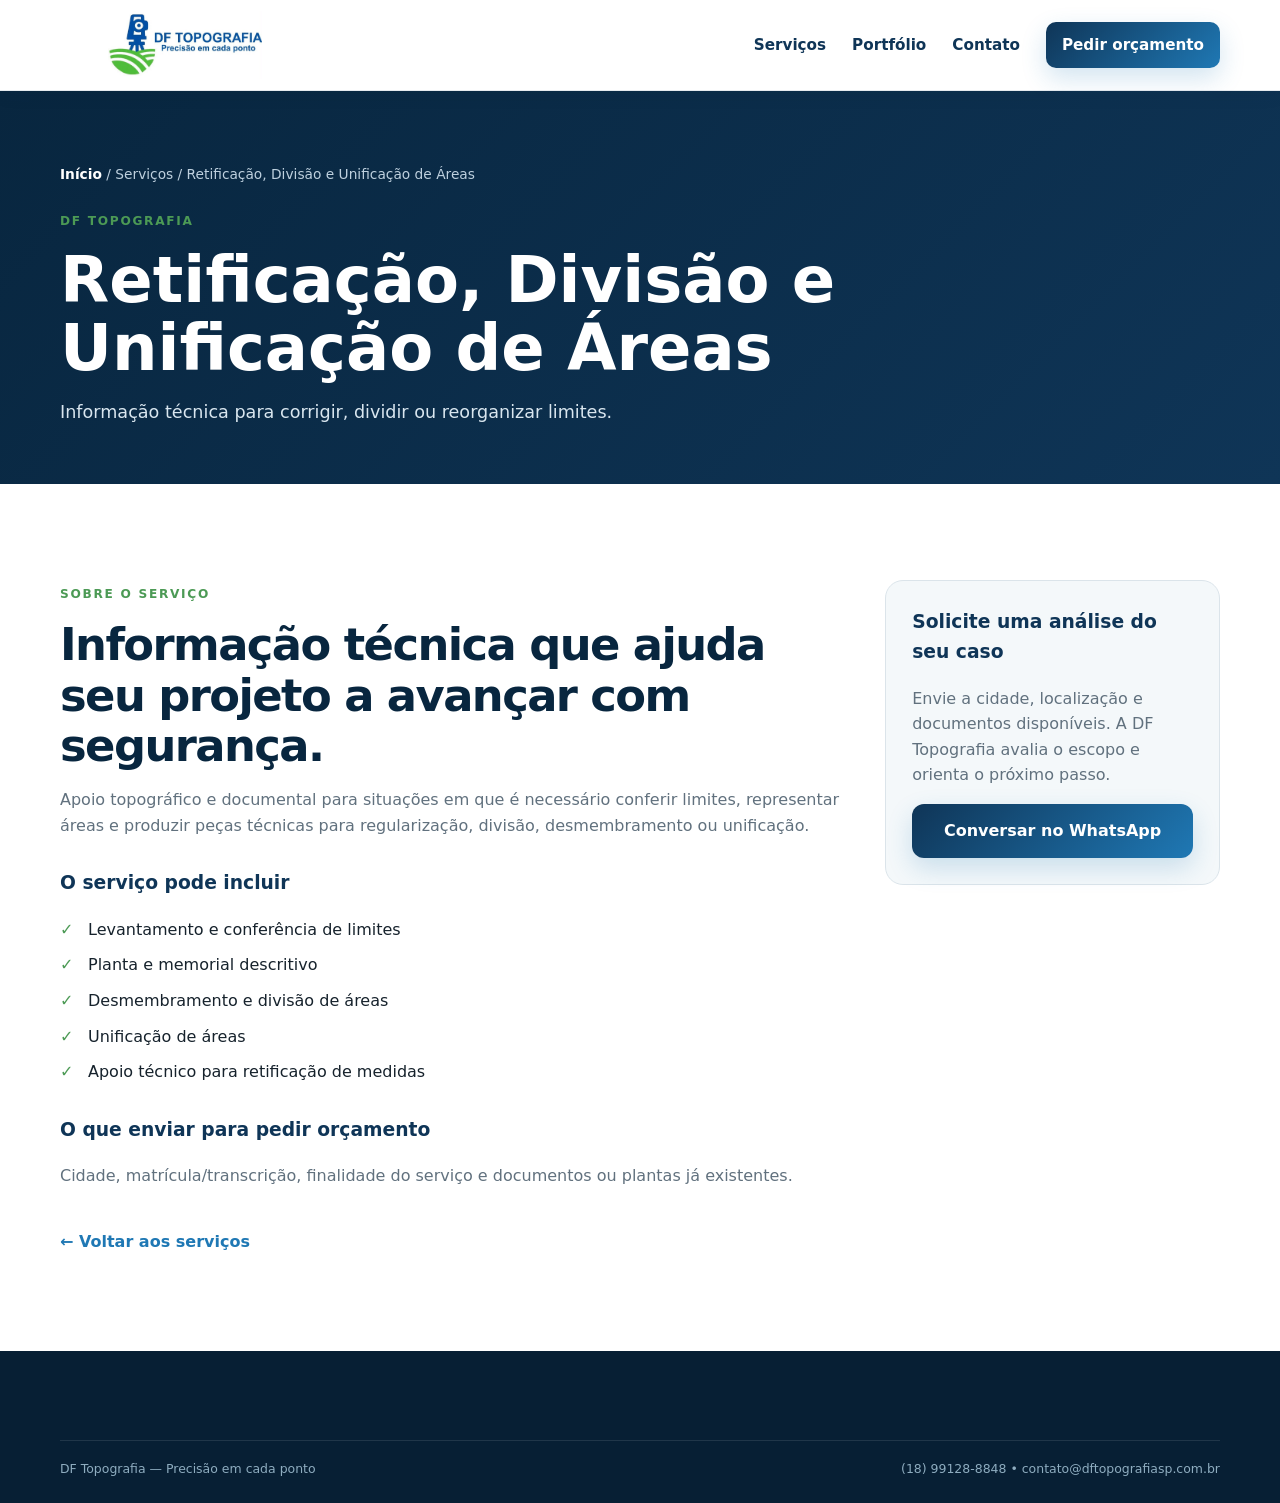
<file: retificacao-e-divisao.html>
<!DOCTYPE html><html lang="pt-BR"><head><meta charset="UTF-8"><meta name="viewport" content="width=device-width,initial-scale=1"><title>Retificação, Divisão e Unificação de Áreas | DF Topografia</title><meta name="description" content="Retificação, Divisão e Unificação de Áreas com a DF Topografia. Atendimento em Guararapes, Braúna e região. Solicite orçamento pelo WhatsApp."><link rel="stylesheet" href="style.css"></head><body>
<header class="site-header"><div class="container nav-wrap"><a class="brand" href="index.html"><img src="logo-df-topografia.jpeg" alt="DF Topografia"></a><nav class="nav"><a href="index.html#servicos">Serviços</a><a href="index.html#portfolio">Portfólio</a><a href="index.html#contato">Contato</a><a class="btn btn-small" href="index.html#orcamento">Pedir orçamento</a></nav></div></header>
<main><section class="service-hero"><div class="container"><div class="breadcrumb"><a href="index.html">Início</a> / Serviços / Retificação, Divisão e Unificação de Áreas</div><span class="eyebrow">DF Topografia</span><h1>Retificação, Divisão e Unificação de Áreas</h1><p>Informação técnica para corrigir, dividir ou reorganizar limites.</p></div></section>
<section class="section"><div class="container service-detail"><article><span class="eyebrow">Sobre o serviço</span><h2>Informação técnica que ajuda seu projeto a avançar com segurança.</h2><p>Apoio topográfico e documental para situações em que é necessário conferir limites, representar áreas e produzir peças técnicas para regularização, divisão, desmembramento ou unificação.</p><h3>O serviço pode incluir</h3><ul class="check-list"><li>Levantamento e conferência de limites</li><li>Planta e memorial descritivo</li><li>Desmembramento e divisão de áreas</li><li>Unificação de áreas</li><li>Apoio técnico para retificação de medidas</li></ul><h3>O que enviar para pedir orçamento</h3><p>Cidade, matrícula/transcrição, finalidade do serviço e documentos ou plantas já existentes.</p><a class="back-home" href="index.html#servicos">← Voltar aos serviços</a></article><aside class="side-quote"><h3>Solicite uma análise do seu caso</h3><p>Envie a cidade, localização e documentos disponíveis. A DF Topografia avalia o escopo e orienta o próximo passo.</p><a class="btn" href="https://wa.me/5518991288848?text=Olá%2C%20quero%20um%20orçamento%20para%20Retificação,%20Divisão%20e%20Unificação%20de%20Áreas" target="_blank" rel="noopener">Conversar no WhatsApp</a></aside></div></section></main>
<footer><div class="container footer-bottom"><span>DF Topografia — Precisão em cada ponto</span><span>(18) 99128-8848 • contato@dftopografiasp.com.br</span></div></footer><script src="script.js"></script></body></html>
</file>
<file: style.css>
:root{
  --navy:#0f3557;
  --navy-2:#08263f;
  --blue:#1f78b4;
  --green:#4c9a55;
  --green-2:#6bb26f;
  --ink:#16222c;
  --muted:#61717e;
  --line:#dbe4ea;
  --soft:#f4f8fa;
  --white:#fff;
  --shadow:0 18px 48px rgba(10,39,63,.12);
}
*{box-sizing:border-box}
html{scroll-behavior:smooth}
body{margin:0;font-family:Inter,ui-sans-serif,system-ui,-apple-system,BlinkMacSystemFont,"Segoe UI",sans-serif;color:var(--ink);background:#fff;line-height:1.6}
img{max-width:100%;display:block}
a{text-decoration:none;color:inherit}
.container{width:min(1160px,calc(100% - 40px));margin:auto}

/* Header */
.site-header{position:sticky;top:0;z-index:100;background:rgba(255,255,255,.98);border-bottom:1px solid rgba(15,53,87,.10);box-shadow:0 4px 18px rgba(8,38,63,.06);backdrop-filter:blur(12px)}
.nav-wrap{height:90px;display:flex;align-items:center;justify-content:space-between;gap:24px}
.brand{display:flex;align-items:center;min-width:0}
.site-header .brand img{width:250px;height:68px;object-fit:contain;background:#fff}
.nav{display:flex;align-items:center;gap:26px;font-weight:700;font-size:.95rem}
.nav a:not(.btn){color:var(--navy)}
.nav a:not(.btn):hover{color:var(--green)}
.menu-toggle{display:none;border:0;background:transparent;padding:8px;font-size:2rem;line-height:1;color:var(--navy);cursor:pointer}

/* Buttons */
.btn{display:inline-flex;align-items:center;justify-content:center;border:0;border-radius:12px;padding:14px 20px;background:linear-gradient(135deg,var(--navy),var(--blue));color:#fff;font-weight:800;box-shadow:0 10px 26px rgba(31,120,180,.20);transition:.2s ease;cursor:pointer}
.btn:hover{transform:translateY(-1px);box-shadow:0 14px 30px rgba(31,120,180,.25)}
.btn-small{padding:11px 16px;border-radius:10px}
.btn-ghost{background:#fff;color:var(--navy);border:1px solid var(--line);box-shadow:none}

/* Hero */
.hero{position:relative;min-height:calc(100vh - 90px);display:flex;align-items:center;overflow:hidden;background-image:linear-gradient(90deg,rgba(5,28,24,.94) 0%,rgba(5,28,24,.80) 48%,rgba(5,28,24,.38) 72%,rgba(5,28,24,.24) 100%),url('images/portfolio/estacao-total-industrial-01.jpeg');background-size:cover;background-position:center;border-bottom:0}
.hero-overlay{position:absolute;inset:0;background:linear-gradient(180deg,rgba(0,0,0,.06),rgba(0,0,0,.16));pointer-events:none}
.hero-grid{position:relative;z-index:1;min-height:calc(100vh - 90px);display:flex;align-items:center;padding:70px 0}
.hero-copy{max-width:770px}
.eyebrow{display:inline-block;text-transform:uppercase;letter-spacing:.14em;font-size:.76rem;font-weight:900;color:var(--green);margin-bottom:16px}
.hero .eyebrow{color:#8be394}
.hero h1,.section h2,.cta h2,.about-copy h2{margin:0;line-height:1.08;letter-spacing:-.035em;color:var(--navy-2)}
.hero h1{color:#fff;font-size:clamp(3rem,7vw,6rem);max-width:760px}
.hero h1 span{color:#66d878}
.hero-copy>p{font-size:1.16rem;color:#eef7f4;max-width:710px;margin:24px 0 30px;text-shadow:0 1px 10px rgba(0,0,0,.22)}
.hero-actions{display:flex;gap:12px;flex-wrap:wrap}
.hero .btn{background:#23b852;box-shadow:0 12px 30px rgba(0,0,0,.22)}
.hero .hero-ghost{background:rgba(255,255,255,.10);color:#fff;border:1px solid rgba(255,255,255,.58);backdrop-filter:blur(8px)}
.trust-row{display:grid;grid-template-columns:repeat(3,1fr);gap:18px;margin-top:44px;max-width:760px}
.trust-row div{border-left:3px solid #66d878;padding-left:14px}
.trust-row strong,.trust-row span{display:block}
.trust-row strong{font-size:.92rem;color:#fff}
.trust-row span{font-size:.78rem;color:#d5e5df;line-height:1.35;margin-top:5px}

/* Sections */
.section{padding:96px 0}
.section-head{max-width:760px;margin-bottom:44px}
.section-head h2,.about-copy h2{font-size:clamp(2.1rem,4vw,3.5rem)}
.section-head p{font-size:1.04rem;color:var(--muted);margin:18px 0 0}
.services-grid{display:grid;grid-template-columns:repeat(3,1fr);gap:20px}
.service-card{border:1px solid var(--line);border-radius:18px;padding:30px;background:#fff;transition:.22s ease}
.service-card:hover{transform:translateY(-3px);box-shadow:var(--shadow);border-color:transparent}
.service-card .icon{width:48px;height:48px;border-radius:12px;background:#edf7f0;color:var(--green);display:grid;place-items:center;font-size:1.45rem;font-weight:800}
.service-card h3{color:var(--navy);font-size:1.12rem;margin:20px 0 9px}
.service-card p{margin:0;color:var(--muted);font-size:.94rem}
.service-card .learn{display:block;margin-top:16px;font-size:.86rem;font-weight:800;color:var(--blue)}

/* Portfolio */
.portfolio-real{padding:88px 0;background:#f5f7fa}
.portfolio-real .section-heading{max-width:780px;margin:0 auto 36px;text-align:center}
.portfolio-real h2{font-size:clamp(2.1rem,4vw,3.4rem);color:var(--navy);margin:.55rem 0 .8rem;line-height:1.08}
.portfolio-real .section-heading p{color:var(--muted);line-height:1.7}
.portfolio-grid{display:grid;grid-template-columns:repeat(3,1fr);gap:18px}
.portfolio-card{margin:0;background:#fff;border-radius:18px;overflow:hidden;box-shadow:0 10px 30px rgba(13,27,42,.10);position:relative;min-height:260px}
.portfolio-card.featured{grid-column:span 2;grid-row:span 2}
.portfolio-card img{width:100%;height:260px;object-fit:cover;transition:transform .35s}
.portfolio-card.featured img{height:100%;min-height:538px}
.portfolio-card:hover img{transform:scale(1.02)}
.portfolio-card figcaption{position:absolute;left:0;right:0;bottom:0;padding:44px 20px 18px;color:#fff;background:linear-gradient(transparent,rgba(13,27,42,.92))}
.portfolio-card figcaption strong,.portfolio-card figcaption span{display:block}
.portfolio-card figcaption span{font-size:.88rem;opacity:.92;margin-top:4px}

/* Company */
.about{background:var(--soft)}
.about-grid{display:grid;grid-template-columns:.9fr 1.1fr;gap:64px;align-items:center}
.about-panel{min-height:500px;border-radius:28px;position:relative;overflow:hidden;background:linear-gradient(145deg,#0e365a,#1f78b4);box-shadow:var(--shadow)}
.map-grid{position:absolute;inset:0;background-image:linear-gradient(rgba(255,255,255,.08) 1px,transparent 1px),linear-gradient(90deg,rgba(255,255,255,.08) 1px,transparent 1px);background-size:40px 40px;transform:rotate(-9deg) scale(1.2)}
.map-grid:after{content:"";position:absolute;width:430px;height:250px;border:3px solid rgba(107,178,111,.8);left:12%;top:27%;clip-path:polygon(5% 22%,35% 5%,64% 17%,94% 3%,88% 70%,62% 95%,31% 78%,8% 94%)}
.about-logo{position:absolute;left:30px;right:30px;bottom:30px;background:#fff;border-radius:16px;padding:18px 24px}
.about-logo img{height:74px;object-fit:contain;margin:auto}
.about-copy p{color:var(--muted);font-size:1.03rem}
.facts{display:grid;grid-template-columns:repeat(3,1fr);gap:12px;margin-top:28px}
.facts div{background:#fff;border:1px solid var(--line);border-radius:12px;padding:16px}
.facts strong,.facts span{display:block}
.facts strong{color:var(--navy);font-size:.84rem}
.facts span{font-size:.8rem;color:var(--muted);margin-top:6px;word-break:break-word}

/* Area */
.section-dark{background:linear-gradient(140deg,#08263f,#0f3557);color:#fff}
.section-head.light h2{color:#fff}
.section-head.light p{color:#c5d7e4}
.location-grid{display:grid;grid-template-columns:repeat(3,1fr);gap:18px}
.location-card{border:1px solid rgba(255,255,255,.14);background:rgba(255,255,255,.05);border-radius:18px;padding:26px}
.location-card small{color:#8fdda0;font-weight:900;text-transform:uppercase;letter-spacing:.1em}
.location-card h3{margin:8px 0 6px;font-size:1.3rem;color:#fff}
.location-card p{margin:0;color:#c7d8e5}

/* Process */
.process{background:#fff}
.steps{display:grid;grid-template-columns:repeat(4,1fr);gap:12px}
.step{padding:26px;border-top:3px solid var(--green);background:var(--soft);border-radius:0 0 14px 14px}
.step b{font-size:2rem;color:#badac0}
.step h3{color:var(--navy);margin:10px 0 6px}
.step p{font-size:.9rem;color:var(--muted);margin:0}

/* Quote form */
.quote-section{background:linear-gradient(180deg,#fff,#f4f8fa)}
.quote-grid{display:grid;grid-template-columns:minmax(0,1.3fr) minmax(280px,.7fr);gap:28px;align-items:start}
.quote-form,.quote-aside{background:#fff;border:1px solid var(--line);border-radius:22px;box-shadow:var(--shadow)}
.quote-form{padding:30px;min-width:0}
.form-grid{display:grid;grid-template-columns:1fr 1fr;gap:18px}
.form-grid label{display:flex;flex-direction:column;gap:7px;min-width:0}
.form-grid label.full{grid-column:1/-1}
.form-grid label>span,.consent span{font-size:.86rem;font-weight:800;color:var(--navy)}
.quote-form input,.quote-form select,.quote-form textarea{width:100%;max-width:100%;border:1px solid #cfdbe3;border-radius:11px;background:#fff;padding:13px 14px;font:inherit;color:var(--ink);outline:none}
.quote-form textarea{resize:vertical;min-height:120px}
.quote-form input:focus,.quote-form select:focus,.quote-form textarea:focus{border-color:var(--blue);box-shadow:0 0 0 3px rgba(31,120,180,.10)}
.honeypot{position:absolute!important;left:-9999px!important}
.consent{display:flex;align-items:flex-start;gap:10px;margin:18px 0}
.consent input{width:18px!important;height:18px!important;min-width:18px;padding:0;margin:2px 0 0;flex:0 0 auto}
.form-submit{width:100%;font-size:1rem}
.form-note{margin:12px 0 0;text-align:center;font-size:.8rem;color:var(--muted)}
.quote-aside{padding:30px;position:sticky;top:112px}
.quote-aside h3{margin:0 0 12px;color:var(--navy-2);font-size:1.55rem;line-height:1.2}
.quote-aside p{color:var(--muted)}
.quote-contact{display:flex;flex-direction:column;gap:7px;margin:22px 0}
.quote-contact a{font-weight:800;color:var(--navy);word-break:break-word}
.quote-whatsapp{width:100%;margin-bottom:22px}
.quote-locations{border-top:1px solid var(--line);padding-top:20px;display:grid;grid-template-columns:auto 1fr;gap:6px 12px;font-size:.88rem}
.quote-locations strong{color:var(--navy)}
.quote-locations span{color:var(--muted)}

/* CTA + Footer */
.cta-section{padding:82px 0;background:linear-gradient(180deg,#f5faf7,#eaf5ed)}
.cta{display:grid;grid-template-columns:1.2fr .8fr;gap:44px;align-items:center}
.cta h2{font-size:clamp(2.2rem,4vw,3.8rem)}
.cta p{color:var(--muted);font-size:1.05rem;max-width:720px}
.contact-card{background:#fff;border:1px solid #dce8df;box-shadow:var(--shadow);border-radius:20px;padding:26px;display:flex;flex-direction:column;gap:15px}
.contact-card a:not(.btn){font-size:.95rem;color:var(--navy);font-weight:700}
footer{background:#071f34;color:#c7d7e3;padding:54px 0 24px}
.footer-grid{display:grid;grid-template-columns:1.2fr 1fr 1fr 1fr;gap:28px}
.footer-brand img{width:245px;max-width:100%;background:#fff;border-radius:14px;padding:10px 14px;box-shadow:0 8px 22px rgba(0,0,0,.12)}
.footer-grid strong{color:#fff}
.footer-grid p{font-size:.86rem;line-height:1.55}
.footer-bottom{border-top:1px solid rgba(255,255,255,.1);margin-top:35px;padding-top:18px;display:flex;justify-content:space-between;gap:14px;font-size:.78rem;color:#8eacbf}

/* WhatsApp */
.whatsapp-float{position:fixed;right:18px;bottom:22px;z-index:120;width:60px;height:60px;border-radius:50%;display:flex;align-items:center;justify-content:center;background:#25d366;color:#fff;font-size:0;border:3px solid #fff;box-shadow:0 12px 28px rgba(0,0,0,.24);overflow:hidden}
.whatsapp-float:before{content:"";width:31px;height:31px;background:center/contain no-repeat url("data:image/svg+xml,%3Csvg xmlns='http://www.w3.org/2000/svg' viewBox='0 0 32 32'%3E%3Cpath fill='white' d='M19.11 17.34c-.3-.15-1.76-.87-2.03-.97-.27-.1-.47-.15-.67.15-.2.3-.77.97-.94 1.17-.17.2-.35.22-.65.07-.3-.15-1.26-.46-2.4-1.48-.89-.79-1.49-1.77-1.66-2.07-.17-.3-.02-.46.13-.61.13-.13.3-.35.45-.52.15-.17.2-.3.3-.5.1-.2.05-.37-.02-.52-.08-.15-.67-1.61-.92-2.21-.24-.58-.49-.5-.67-.51h-.57c-.2 0-.52.07-.79.37-.27.3-1.04 1.02-1.04 2.48 0 1.46 1.07 2.88 1.22 3.08.15.2 2.1 3.21 5.09 4.5.71.31 1.27.49 1.7.63.71.23 1.36.19 1.87.12.57-.08 1.76-.72 2.01-1.41.25-.69.25-1.29.17-1.41-.07-.13-.27-.2-.57-.35z'/%3E%3Cpath fill='white' d='M16.03 3C8.84 3 3 8.84 3 16.03c0 2.3.6 4.54 1.74 6.51L3 29l6.62-1.73a13 13 0 0 0 6.4 1.63h.01C23.22 28.9 29 23.06 29 15.87 29 8.79 23.2 3 16.03 3zm0 23.7h-.01a10.8 10.8 0 0 1-5.5-1.5l-.39-.23-3.93 1.03 1.05-3.83-.25-.4a10.77 10.77 0 1 1 9.03 4.93z'/%3E%3C/svg%3E")}

/* Service pages */
.service-hero{padding:72px 0 58px;background:linear-gradient(135deg,#08263f,#0f3557);color:#fff}
.service-hero .breadcrumb{font-size:.86rem;color:#bed0de;margin-bottom:22px}
.service-hero .breadcrumb a{color:#fff;font-weight:700}
.service-hero h1{margin:0;font-size:clamp(2.5rem,5vw,4.6rem);line-height:1.05}
.service-hero p{font-size:1.1rem;color:#d9e6ef;margin:16px 0 0}
.service-detail{display:grid;grid-template-columns:minmax(0,1.4fr) minmax(280px,.6fr);gap:44px;align-items:start}
.service-detail article h2{font-size:clamp(2rem,3.5vw,3rem);line-height:1.12;color:var(--navy-2)}
.service-detail article h3{color:var(--navy);margin-top:30px}
.service-detail article p{color:var(--muted)}
.check-list{padding:0;list-style:none;display:grid;gap:10px}
.check-list li{position:relative;padding-left:28px;color:var(--ink)}
.check-list li:before{content:"✓";position:absolute;left:0;top:0;color:var(--green);font-weight:900}
.side-quote{position:sticky;top:118px;background:var(--soft);border:1px solid var(--line);border-radius:18px;padding:26px}
.side-quote h3{margin-top:0;color:var(--navy)}
.side-quote p{color:var(--muted)}
.side-quote .btn{width:100%}
.back-home{display:inline-block;margin-top:24px;color:var(--blue);font-weight:800}

/* Thank you */
.thanks-page{min-height:calc(100vh - 90px);display:grid;place-items:center;padding:50px 20px;background:linear-gradient(180deg,#f7fbf8,#edf6f0)}
.thanks-card{max-width:720px;background:#fff;border:1px solid var(--line);border-radius:24px;padding:42px;box-shadow:var(--shadow);text-align:center}
.thanks-card h1{margin:0;color:var(--navy-2);font-size:clamp(2.2rem,6vw,3.8rem);line-height:1.08}
.thanks-card p{color:var(--muted);font-size:1.05rem}
.thanks-actions{display:flex;justify-content:center;gap:12px;flex-wrap:wrap;margin-top:26px}

.reveal{opacity:1;transform:none}

@media(max-width:980px){
  .menu-toggle{display:block}
  .nav{display:none;position:absolute;top:90px;left:0;right:0;background:#fff;padding:18px 20px 22px;flex-direction:column;align-items:stretch;gap:0;border-bottom:1px solid var(--line);box-shadow:0 18px 34px rgba(8,38,63,.14)}
  .nav.open{display:flex}
  .nav a:not(.btn){color:var(--navy)!important;padding:14px 4px;border-bottom:1px solid #edf1f4}
  .nav .btn{margin-top:14px;width:100%}
  .about-grid,.cta,.quote-grid,.service-detail{grid-template-columns:1fr}
  .services-grid{grid-template-columns:repeat(2,1fr)}
  .location-grid,.steps{grid-template-columns:repeat(2,1fr)}
  .facts{grid-template-columns:1fr}
  .footer-grid{grid-template-columns:repeat(2,1fr)}
  .quote-aside,.side-quote{position:static}
}

@media(max-width:700px){
  .container{width:min(100% - 28px,1160px)}
  .nav-wrap{height:84px}
  .site-header .brand{max-width:calc(100% - 58px)}
  .site-header .brand img{width:225px;height:64px}
  .nav{top:84px}
  .hero{min-height:calc(100svh - 84px);background-image:linear-gradient(90deg,rgba(5,28,24,.94) 0%,rgba(5,28,24,.84) 58%,rgba(5,28,24,.50) 100%),url('images/portfolio/estacao-total-industrial-01.jpeg');background-position:64% center}
  .hero-grid{min-height:calc(100svh - 84px);padding:52px 0}
  .hero h1{font-size:clamp(2.7rem,13vw,4.4rem)}
  .hero-copy>p{font-size:1rem}
  .hero-actions .btn{width:100%}
  .trust-row{grid-template-columns:1fr 1fr;gap:14px}
  .trust-row div:last-child{grid-column:1/-1}
  .section{padding:70px 0}
  .services-grid,.location-grid,.steps,.footer-grid{grid-template-columns:1fr}
  .portfolio-real{padding:68px 0}
  .portfolio-grid{grid-template-columns:1fr}
  .portfolio-card.featured{grid-column:auto;grid-row:auto}
  .portfolio-card img,.portfolio-card.featured img{height:300px;min-height:0}
  .about-panel{min-height:360px}
  .form-grid{grid-template-columns:1fr}
  .form-grid label.full{grid-column:auto}
  .quote-form,.quote-aside{padding:22px}
  .cta-section{padding:64px 0}
  .footer-bottom{flex-direction:column}
  .whatsapp-float{right:14px;bottom:18px;width:58px;height:58px}
  .thanks-card{padding:30px 22px}
  .thanks-actions .btn{width:100%}
}

@media(max-width:390px){
  .site-header .brand img{width:205px;height:60px}
  .trust-row{grid-template-columns:1fr}
  .trust-row div:last-child{grid-column:auto}
}
</file>
